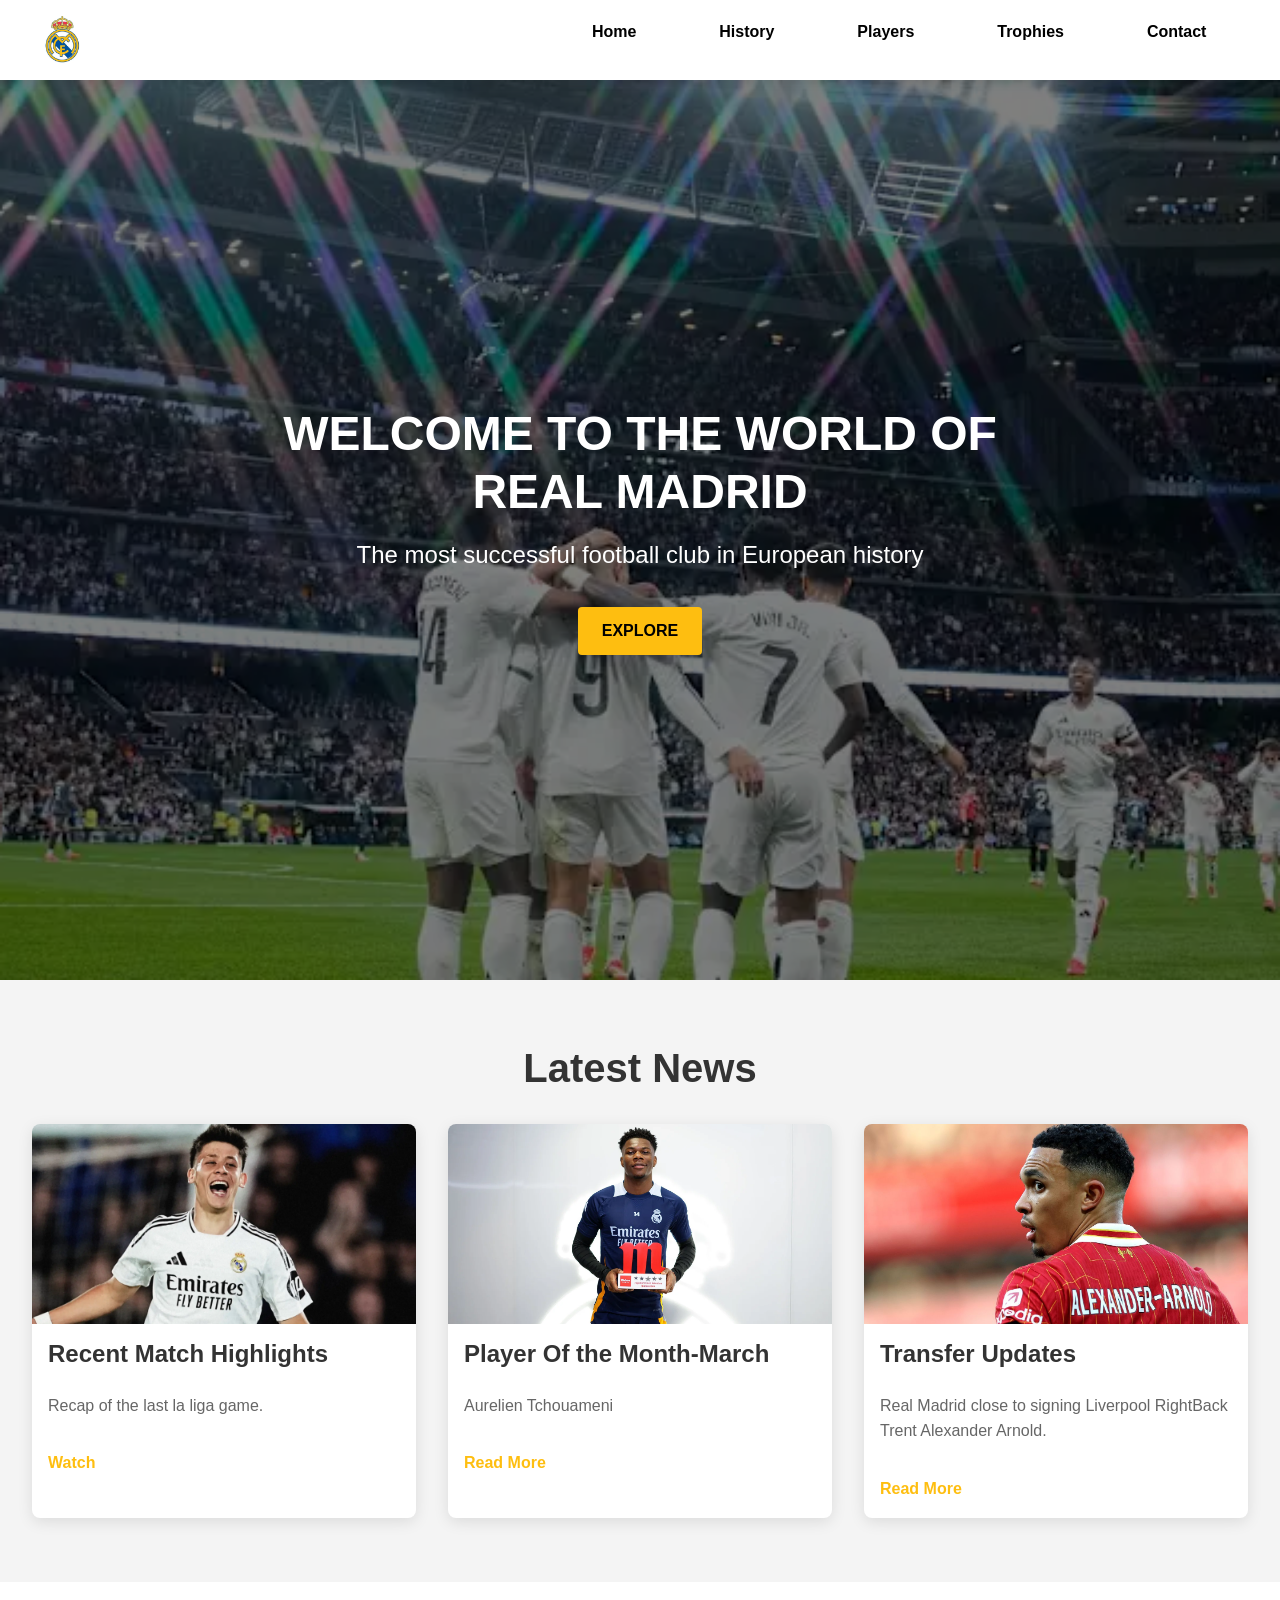
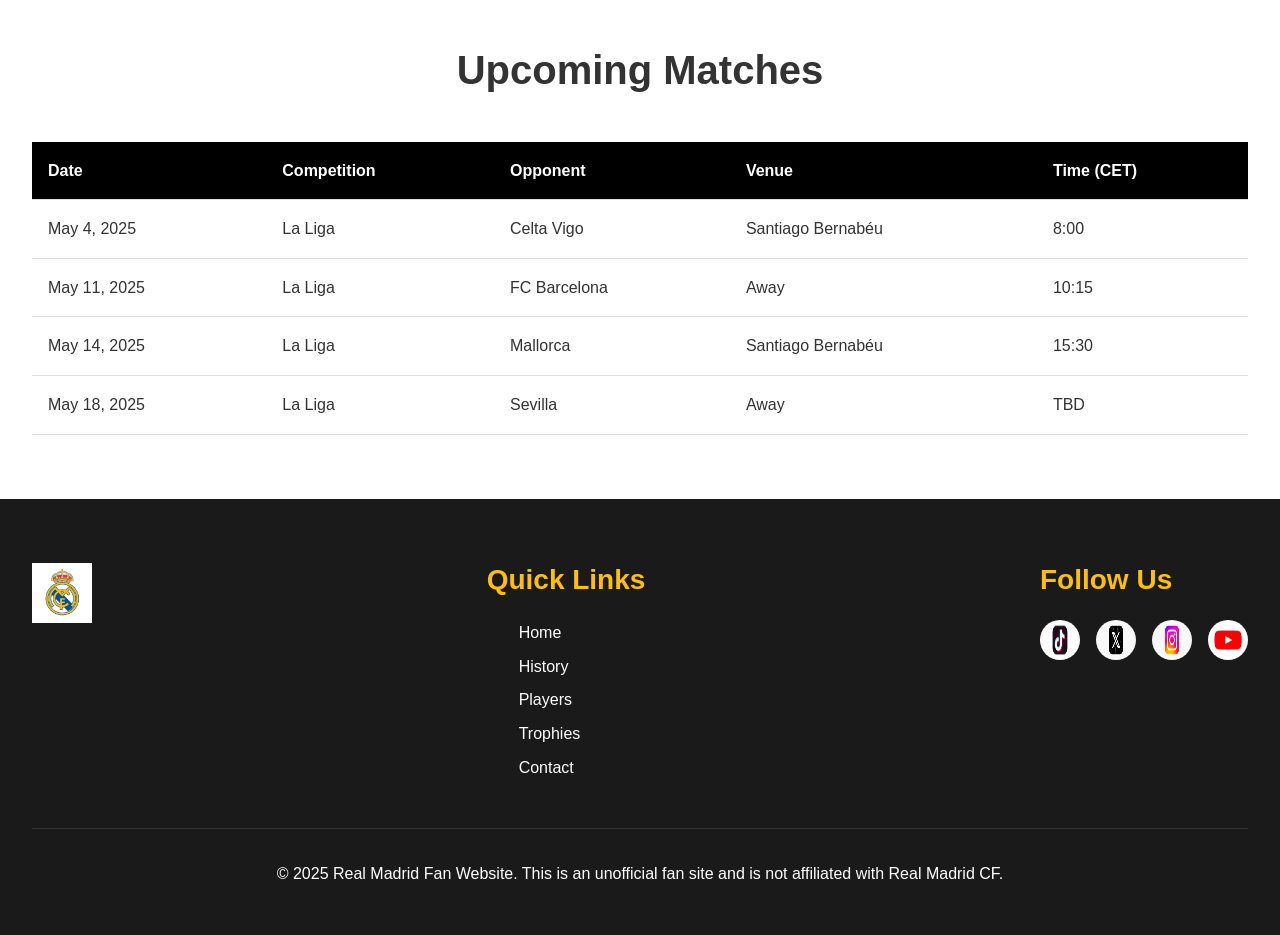
<file: index.html>
<!DOCTYPE html>
<html lang="en">
<head>
    <meta charset="UTF-8">
    <meta name="viewport" content="width=device-width, initial-scale=1.0">
    <title>Real Madrid CF - Home</title>
    <link rel="stylesheet" href="https://cdn.jsdelivr.net/npm/bootstrap@5.3.0/dist/css/bootstrap.min.css">
    <link rel="stylesheet" href="styles.css">
    <link rel="stylesheet" href="responsive.css">
</head>
<body>
    <header>
        <nav class="navbar">
            <div class="logo">
                <img src="images/1.webp" alt="Real Madrid Logo">
            </div>
            <ul class="nav-links">
                <li><a href="index.html">Home</a></li>
                <li><a href="history.html">History</a></li>
                <li><a href="players.html">Players</a></li>
                <li><a href="trophies.html">Trophies</a></li>
                <li><a href="contact.html">Contact</a></li>
            </ul>
            <div class="burger">
                <div class="line1"></div>
                <div class="line2"></div>
                <div class="line3"></div>
            </div>
        </nav>
    </header>

    <main>
        <section class="hero">
            <div class="hero-content">
                <h1>Welcome to the World of Real Madrid</h1>
                <p>The most successful football club in European history</p>
                <a href="history.html" class="btn">Explore</a>
            </div>
        </section>

        <section class="featured">
            <h2>Latest News</h2>
            <div class="featured-container">
                <div class="featured-card">
                    <img src="images/8.jpg.webp" alt="Latest Match">
                    <h3>Recent Match Highlights</h3>
                    <p>Recap of the last la liga game.</p>
                    <a href="https://www.youtube.com/watch?v=XinoY2LDdA0" target = "_blank" class="read-more">Watch</a>
                </div>
                <div class="featured-card">
                    <img src="images/7.webp" alt="Player Spotlight">
                    <h3>Player Of the Month-March</h3>
                    <p>Aurelien Tchouameni </p>
                    <a href="https://www.realmadrid.com/en-US/news/football/first-team/latest-news/tchouameni-jugador-cinco-estrellas-mahou-de-marzo-22-04-2025" target = "_blank" class="read-more">Read More</a>
                </div>
                <div class="featured-card">
                    <img src="images/9.jpg" alt="Transfer News">
                    <h3>Transfer Updates</h3>
                    <p>Real Madrid close to signing Liverpool RightBack Trent Alexander Arnold.</p>
                    <a href="https://www.espn.com/soccer/story/_/id/44502260/trent-alexander-arnold-real-madrid-steve-mcmanaman-advice-liverpool-star" target = "_blank"  class="read-more">Read More</a>
                </div>
            </div>
        </section>

        <section class="upcoming-matches">
            <h2>Upcoming Matches</h2>
            <div class="table-responsive">
                <table class="matches-table">
                    <thead>
                        <tr>
                            <th>Date</th>
                            <th>Competition</th>
                            <th>Opponent</th>
                            <th>Venue</th>
                            <th>Time (CET)</th>
                        </tr>
                    </thead>
                    <tbody>
                      
                        <tr>
                            <td>May 4, 2025</td>
                            <td>La Liga</td>
                            <td>Celta Vigo</td>
                            <td>Santiago Bernabéu</td>
                            <td>8:00</td>
                        </tr>
                        <tr>
                            <td>May 11, 2025</td>
                            <td>La Liga</td>
                            <td>FC Barcelona</td>
                            <td>Away</td>
                            <td>10:15</td>
                        </tr>
                        <tr>
                            <td>May 14, 2025</td>
                            <td>La Liga</td>
                            <td>Mallorca</td>
                            <td>Santiago Bernabéu</td>
                            <td>15:30</td>
                        </tr>
                        <tr>
                            <td>May 18, 2025</td>
                            <td>La Liga</td>
                            <td>Sevilla</td>
                            <td>Away</td>
                            <td>TBD</td>
                        </tr>
                    </tbody>
                </table>
            </div>
        </section>

    </main>

    <footer>
        <div class="footer-content">
            <div class="footer-logo">
                <img src="images/1.webp" alt="Real Madrid Logo">
            </div>
            <div class="footer-links">
                <h3>Quick Links</h3>
                <ul>
                    <li><a href="index.html">Home</a></li>
                    <li><a href="history.html">History</a></li>
                    <li><a href="players.html">Players</a></li>
                    <li><a href="trophies.html">Trophies</a></li>
                    <li><a href="contact.html">Contact</a></li>
                </ul>
            </div>
            <div class="footer-social">
                <h3>Follow Us</h3>
                <div class="social-icons">
                    <a href="https://www.tiktok.com/@realmadrid?lang=en" target="_blank" rel="noopener noreferrer">
                        <img src="images/6.webp" class="social-icon" alt="TikTok">
                    </a>
                    <a href="https://x.com/realmadriden?ref_src=twsrc%5Egoogle%7Ctwcamp%5Eserp%7Ctwgr%5Eauthor" target="_blank" rel="noopener noreferrer">
                        <img src="images/4.png" class="social-icon" alt="Twitter">
                    </a>
                    <a href="https://www.instagram.com/realmadrid/?hl=en" target="_blank" rel="noopener noreferrer">
                        <img src="images/3.png" class="social-icon" alt="Instagram">
                    </a>
                    <a href="https://www.youtube.com/realmadrid" target="_blank" rel="noopener noreferrer">
                        <img src="images/5.jpg" class="social-icon" alt="YouTube">
                    </a>
                </div>
            </div>
            
        </div>
        <div class="footer-bottom">
            <p>&copy; 2025 Real Madrid Fan Website. This is an unofficial fan site and is not affiliated with Real Madrid CF.</p>
        </div>
    </footer>

    <link rel="stylesheet" href="https://cdnjs.cloudflare.com/ajax/libs/font-awesome/6.5.0/css/all.min.css" integrity="sha512-..." crossorigin="anonymous" referrerpolicy="no-referrer" />
    <script src="https://cdn.jsdelivr.net/npm/bootstrap@5.3.0/dist/js/bootstrap.bundle.min.js"></script>
    <script src="script.js"></script>
</body>
</html>
</file>
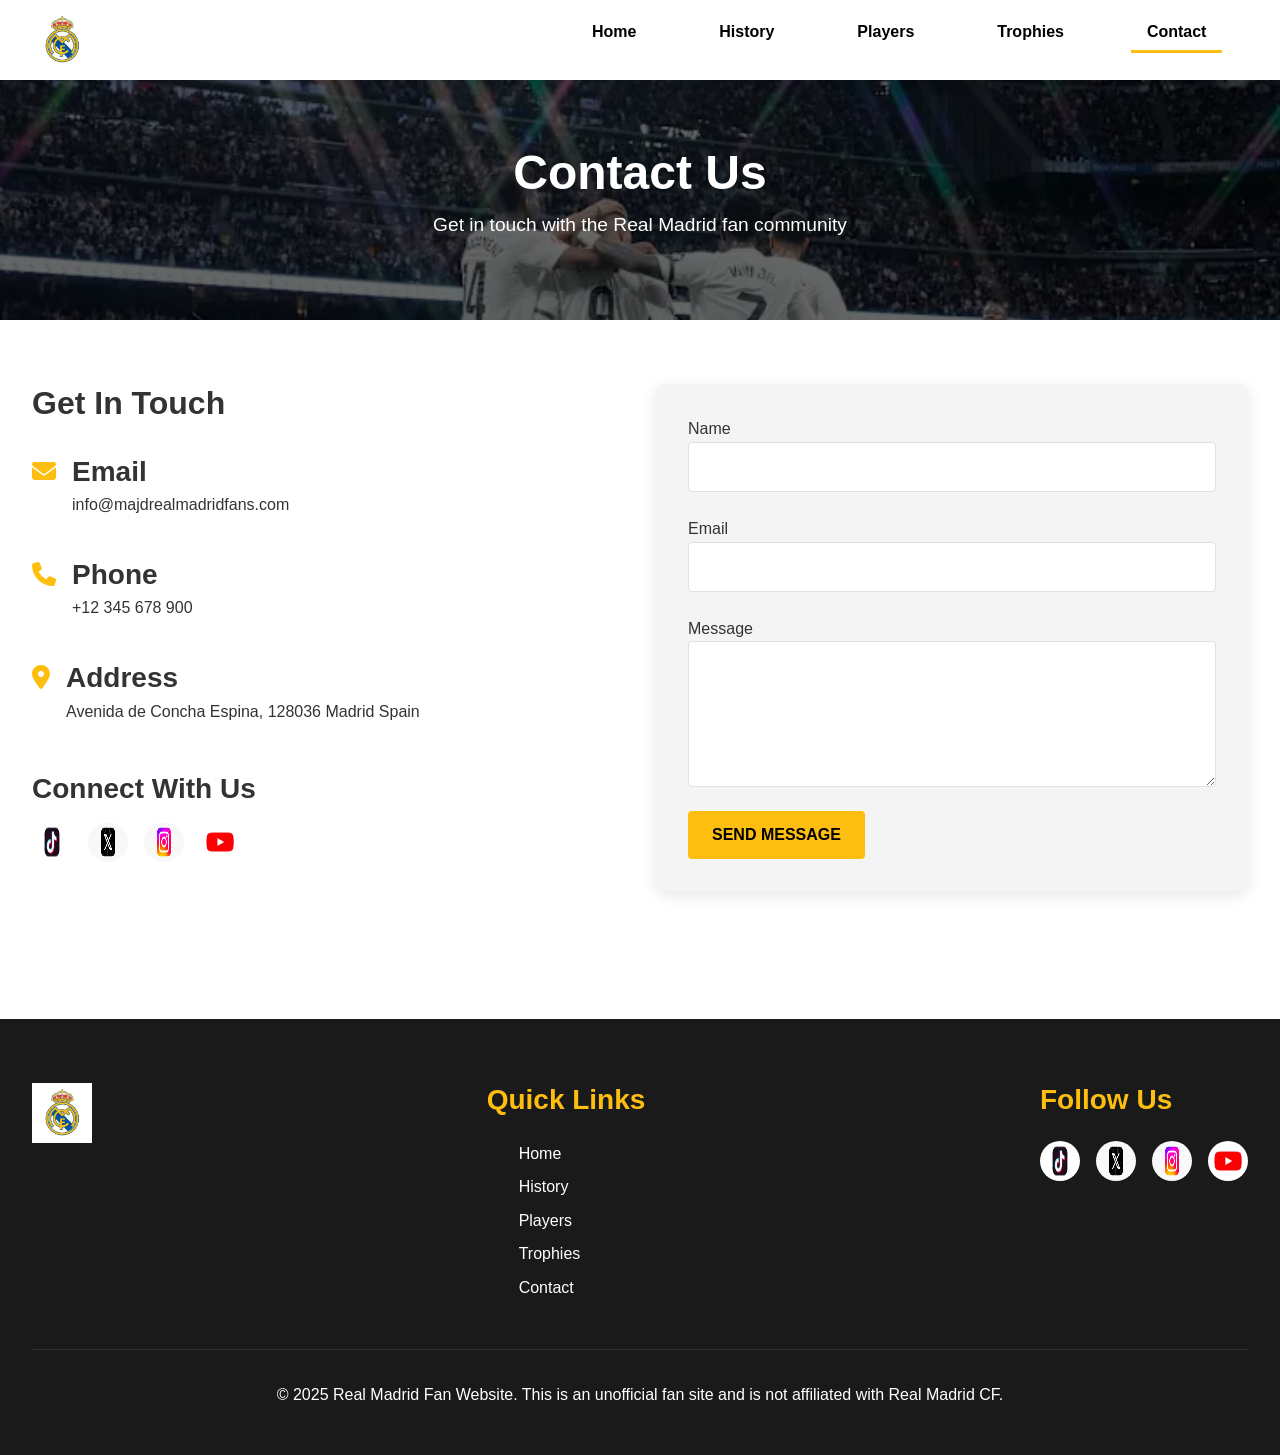
<file: contact.html>
<!DOCTYPE html>
<html lang="en">
<head>
  <meta charset="UTF-8" />
  <meta name="viewport" content="width=device-width, initial-scale=1.0"/>
  <title>Real Madrid CF - Contact Us</title>
  <link rel="stylesheet" href="https://cdn.jsdelivr.net/npm/bootstrap@5.3.0/dist/css/bootstrap.min.css" />
  <link rel="stylesheet" href="styles.css" />
  <link rel="stylesheet" href="responsive.css" />
</head>
<body>
  <header>
    <nav class="navbar">
      <div class="logo">
        <img src="images/1.webp" alt="Real Madrid Logo" />
      </div>
      <ul class="nav-links">
        <li><a href="index.html">Home</a></li>
        <li><a href="history.html">History</a></li>
        <li><a href="players.html">Players</a></li>
        <li><a href="trophies.html">Trophies</a></li>
        <li><a href="contact.html" class="active">Contact</a></li>
      </ul>
      <div class="burger">
        <div class="line1"></div>
        <div class="line2"></div>
        <div class="line3"></div>
      </div>
    </nav>
  </header>

  <main>
    <section class="page-banner contact-banner">
      <h1>Contact Us</h1>
      <p>Get in touch with the Real Madrid fan community</p>
    </section>

    <section class="contact-container">
      <div class="contact-info">
        <h2>Get In Touch</h2>

        <div class="contact-details">
          <div class="contact-item">
            <i class="fas fa-envelope"></i>
            <div class="contact-text">
              <h3>Email</h3>
              <p>info@majdrealmadridfans.com</p>
            </div>
          </div>
          <div class="contact-item">
            <i class="fas fa-phone"></i>
            <div class="contact-text">
              <h3>Phone</h3>
              <p>+12 345 678 900</p>
            </div>
          </div>
          <div class="contact-item">
            <i class="fas fa-map-marker-alt"></i>
            <div class="contact-text">
              <h3>Address</h3>
              <p>Avenida de Concha Espina, 128036 Madrid Spain</p>
            </div>
          </div>
        </div>

        <div class="social-connect">
          <h3>Connect With Us</h3>
          <div class="social-icons">
            <a href="https://www.tiktok.com/@realmadrid?lang=en" target="_blank" rel="noopener noreferrer">
              <img src="images/6.webp" class="social-icon" alt="TikTok" />
            </a>
            <a href="https://x.com/realmadriden?ref_src=twsrc%5Egoogle%7Ctwcamp%5Eserp%7Ctwgr%5Eauthor" target="_blank" rel="noopener noreferrer">
              <img src="images/4.png" class="social-icon" alt="Twitter" />
            </a>
            <a href="https://www.instagram.com/realmadrid/?hl=en" target="_blank" rel="noopener noreferrer">
              <img src="images/3.png" class="social-icon" alt="Instagram" />
            </a>
            <a href="https://www.youtube.com/realmadrid" target="_blank" rel="noopener noreferrer">
              <img src="images/5.jpg" class="social-icon" alt="YouTube" />
            </a>
          </div>
        </div>
      </div>

      <div class="contact-form-container">

        <div id="form-message" class="alert alert-success d-none" role="alert">
          Thank you for contacting us! We'll get back to you shortly.
        </div>

        <form id="contact-form" class="contact-form">
          <div class="form-group">
            <label for="name">Name</label>
            <input type="text" id="name" name="name" class="form-control" required />
          </div>
          <div class="form-group">
            <label for="email">Email</label>
            <input type="email" id="email" name="email" class="form-control" required />
          </div>
          <div class="form-group">
            <label for="message">Message</label>
            <textarea id="message" name="message" class="form-control" rows="5" required></textarea>
          </div>

          <button type="submit" class="btn btn-primary">Send Message</button>
        </form>
      </div>
    </section>
  </main>

  <footer>
    <div class="footer-content">
      <div class="footer-logo">
        <img src="images/1.webp" alt="Real Madrid Logo" />
      </div>
      <div class="footer-links">
        <h3>Quick Links</h3>
        <ul>
          <li><a href="index.html">Home</a></li>
          <li><a href="history.html">History</a></li>
          <li><a href="players.html">Players</a></li>
          <li><a href="trophies.html">Trophies</a></li>
          <li><a href="contact.html">Contact</a></li>
        </ul>
      </div>
      <div class="footer-social">
        <h3>Follow Us</h3>
        <div class="social-icons">
          <a href="https://www.tiktok.com/@realmadrid?lang=en" target="_blank" rel="noopener noreferrer">
            <img src="images/6.webp" class="social-icon" alt="TikTok" />
          </a>
          <a href="https://x.com/realmadriden?ref_src=twsrc%5Egoogle%7Ctwcamp%5Eserp%7Ctwgr%5Eauthor" target="_blank" rel="noopener noreferrer">
            <img src="images/4.png" class="social-icon" alt="Twitter" />
          </a>
          <a href="https://www.instagram.com/realmadrid/?hl=en" target="_blank" rel="noopener noreferrer">
            <img src="images/3.png" class="social-icon" alt="Instagram" />
          </a>
          <a href="https://www.youtube.com/realmadrid" target="_blank" rel="noopener noreferrer">
            <img src="images/5.jpg" class="social-icon" alt="YouTube" />
          </a>
        </div>
      </div>
    </div>
    <div class="footer-bottom">
      <p>&copy; 2025 Real Madrid Fan Website. This is an unofficial fan site and is not affiliated with Real Madrid CF.</p>
    </div>
  </footer>

  
  <link rel="stylesheet" href="https://cdnjs.cloudflare.com/ajax/libs/font-awesome/6.5.0/css/all.min.css" integrity="sha512-..." crossorigin="anonymous" referrerpolicy="no-referrer" />
  <script src="https://cdn.jsdelivr.net/npm/bootstrap@5.3.0/dist/js/bootstrap.bundle.min.js"></script>
  <script src="script.js"></script>
</file>
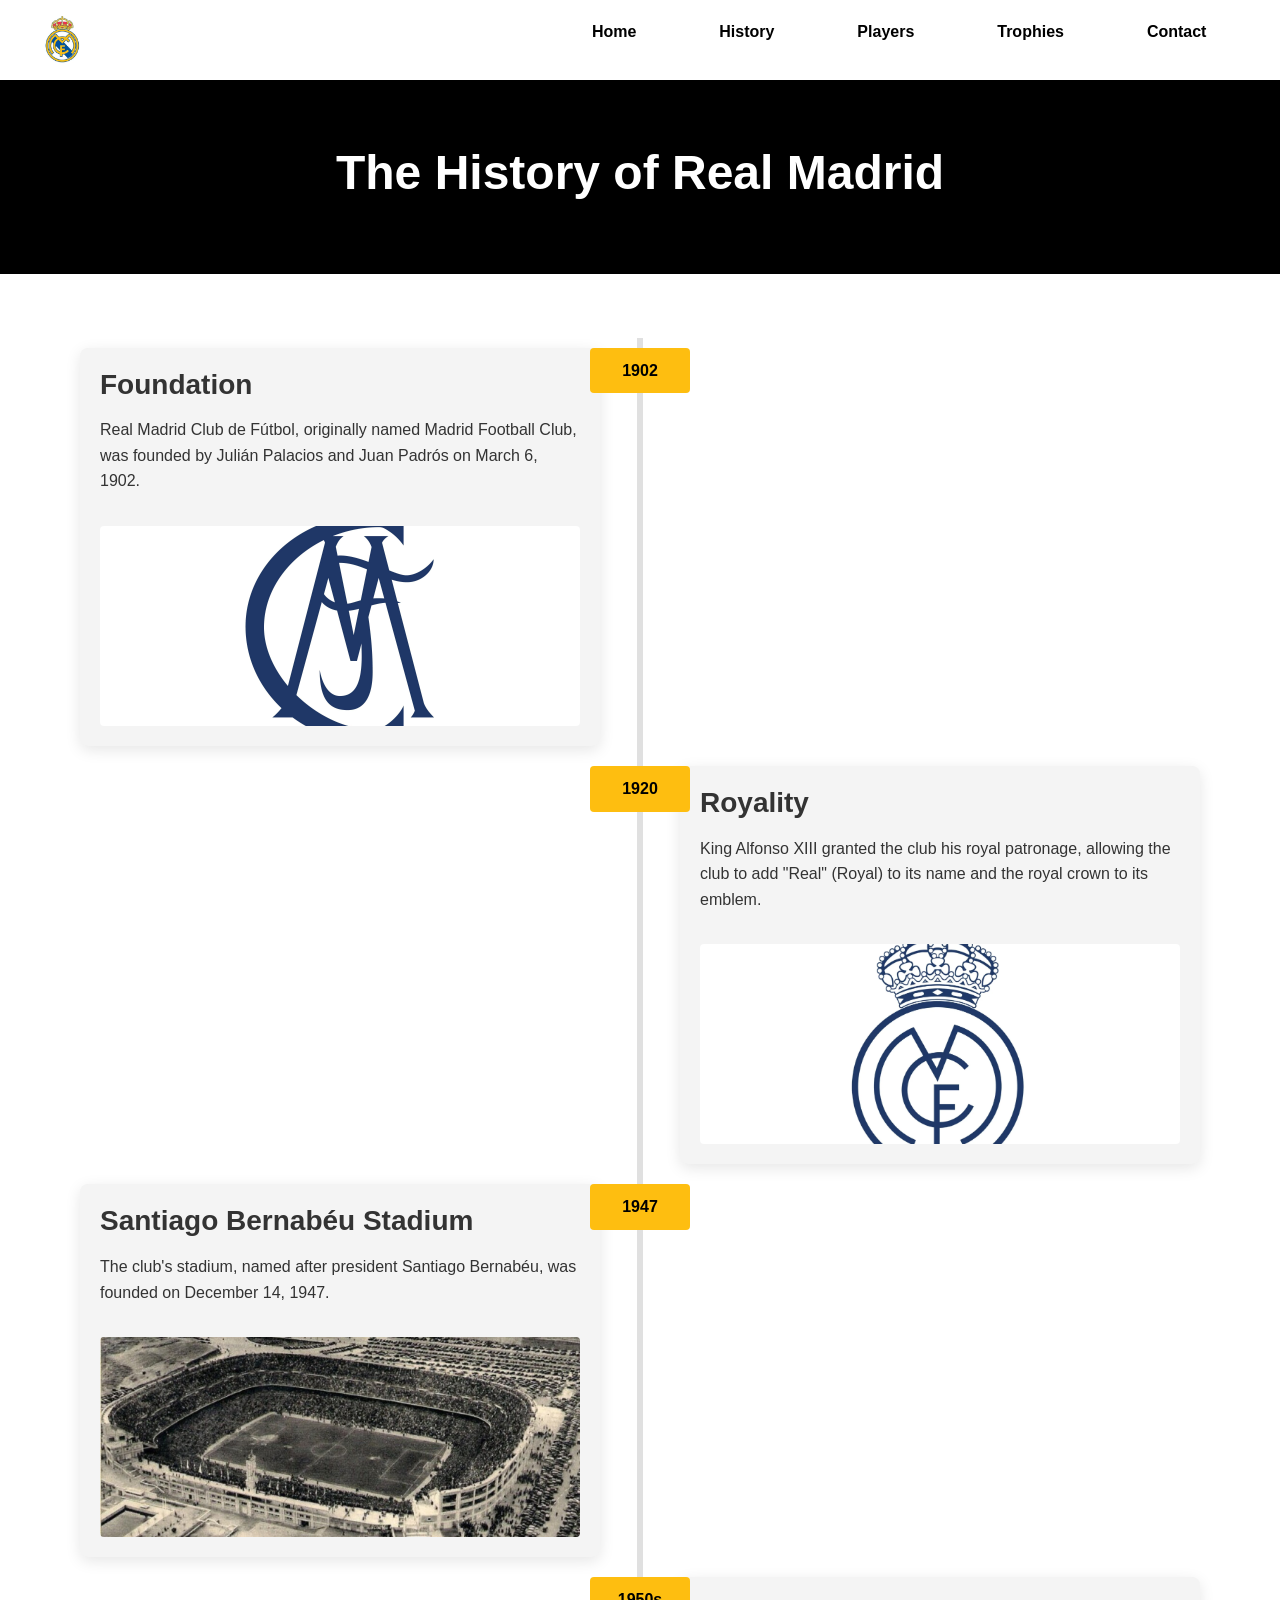
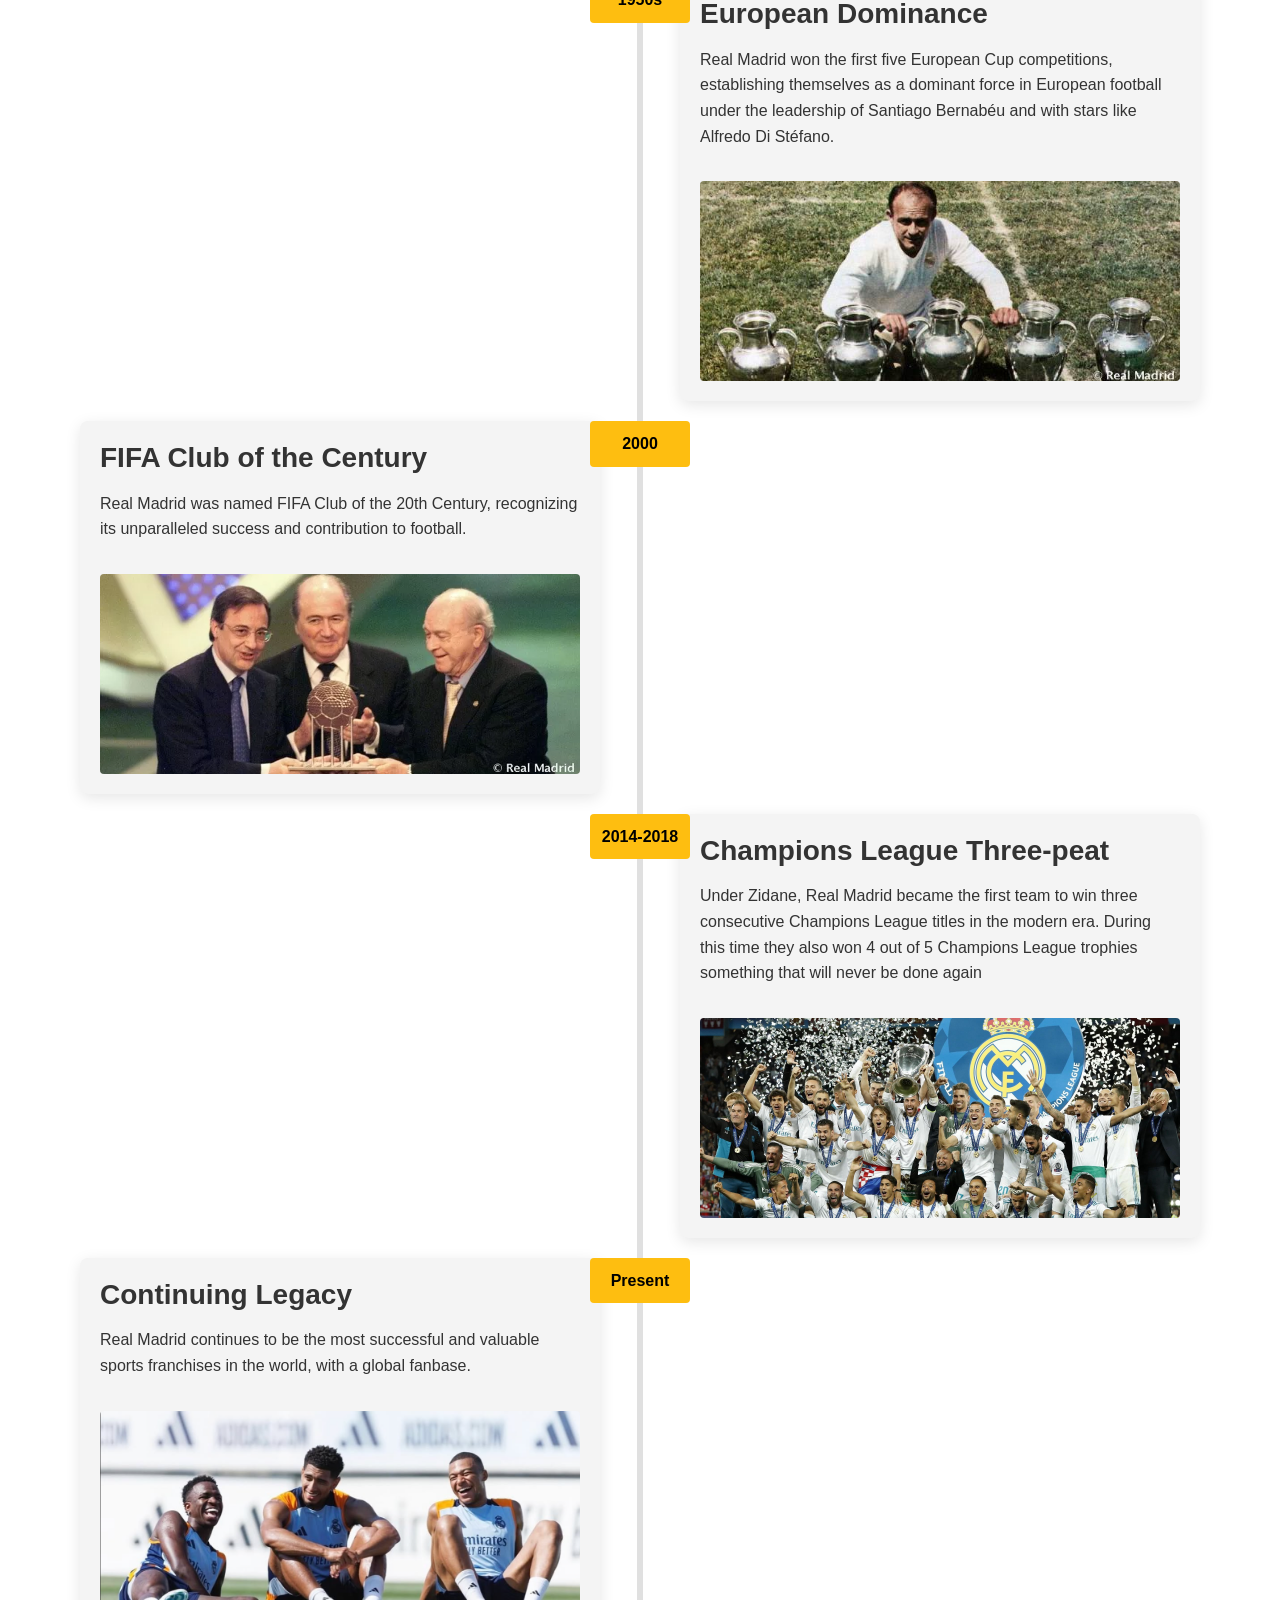
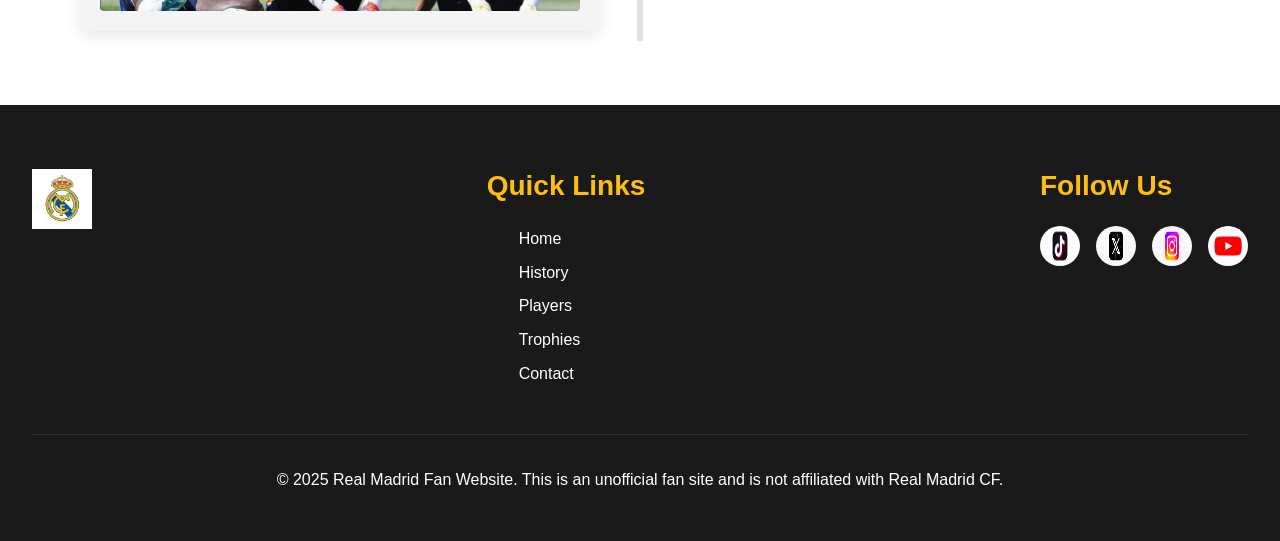
<file: history.html>
<!DOCTYPE html>
<html lang="en">
<head>
    <meta charset="UTF-8">
    <meta name="viewport" content="width=device-width, initial-scale=1.0">
    <title>Real Madrid CF - History</title>
    <link rel="stylesheet" href="https://cdn.jsdelivr.net/npm/bootstrap@5.3.0/dist/css/bootstrap.min.css">
    <link rel="stylesheet" href="styles.css">
    <link rel="stylesheet" href="responsive.css">
</head>
<body>
    <header>
        <nav class="navbar">
            <div class="logo">
                <img src="images/1.webp" alt="Real Madrid Logo">
            </div>
            <ul class="nav-links">
                <li><a href="index.html">Home</a></li>
                <li><a href="history.html">History</a></li>
                <li><a href="players.html">Players</a></li>
                <li><a href="trophies.html">Trophies</a></li>
                <li><a href="contact.html">Contact</a></li>
            </ul>
            <div class="burger">
                <div class="line1"></div>
                <div class="line2"></div>
                <div class="line3"></div>
            </div>
        </nav>
    </header>

    <main>
        <section class="page-banner">
            <h1>The History of Real Madrid</h1>
        </section>

        <section class="history-timeline">
            <div class="timeline-container">
                <div class="timeline-item">
                    <div class="timeline-date">1902</div>
                    <div class="timeline-content">
                        <h3>Foundation</h3>
                        <p>Real Madrid Club de Fútbol, originally named Madrid Football Club, was founded by Julián Palacios and Juan Padrós on March 6, 1902.</p>
                        <img src="images/10.jpg" alt="Real Madrid Foundation" class="timeline-image">
                    </div>
                </div>

                <div class="timeline-item">
                    <div class="timeline-date">1920</div>
                    <div class="timeline-content">
                        <h3>Royality</h3>
                        <p>King Alfonso XIII granted the club his royal patronage, allowing the club to add "Real" (Royal) to its name and the royal crown to its emblem.</p>
                        <img src="images/11.png" alt="Royal Patronage" class="timeline-image">
                    </div>
                </div>

                <div class="timeline-item">
                    <div class="timeline-date">1947</div>
                    <div class="timeline-content">
                        <h3>Santiago Bernabéu Stadium</h3>
                        <p>The club's stadium, named after president Santiago Bernabéu, was founded on December 14, 1947.</p>
                        <img src="images/12.jpg" alt="Old Santiago Bernabéu Stadium" class="timeline-image">
                    </div>
                </div>

                <div class="timeline-item">
                    <div class="timeline-date">1950s</div>
                    <div class="timeline-content">
                        <h3>European Dominance</h3>
                        <p>Real Madrid won the first five European Cup competitions, establishing themselves as a dominant force in European football under the leadership of Santiago Bernabéu and with stars like Alfredo Di Stéfano.</p>
                        <img src="images/13.jpg" alt="European Dominance" class="timeline-image">
                    </div>
                </div>


                <div class="timeline-item">
                    <div class="timeline-date">2000</div>
                    <div class="timeline-content">
                        <h3>FIFA Club of the Century</h3>
                        <p>Real Madrid was named FIFA Club of the 20th Century, recognizing its unparalleled success and contribution to football.</p>
                        <img src="images/14.jpg.webp" alt="FIFA Club of the Century" class="timeline-image">
                    </div>
                </div>

                <div class="timeline-item">
                    <div class="timeline-date">2014-2018</div>
                    <div class="timeline-content">
                        <h3>Champions League Three-peat</h3>
                        <p>Under Zidane, Real Madrid became the first team to win three consecutive Champions League titles in the modern era. During this time they also won 4 out of 5 Champions League trophies something that will never be done again</p>
                        <img src="images/15.jpg" alt="Champions League Three-peat" class="timeline-image">
                    </div>
                </div>

                <div class="timeline-item">
                    <div class="timeline-date">Present</div>
                    <div class="timeline-content">
                        <h3>Continuing Legacy</h3>
                        <p>Real Madrid continues to be the most successful and valuable sports franchises in the world, with a global fanbase.</p>
                        <img src="images/16.png" alt="Modern Real Madrid" class="timeline-image">
                    </div>
                </div>
            </div>
        </section>

    <footer>
        <div class="footer-content">
            <div class="footer-logo">
                <img src="images/1.webp" alt="Real Madrid Logo">
            </div>
            <div class="footer-links">
                <h3>Quick Links</h3>
                <ul>
                    <li><a href="index.html">Home</a></li>
                    <li><a href="history.html">History</a></li>
                    <li><a href="players.html">Players</a></li>
                    <li><a href="trophies.html">Trophies</a></li>
                    <li><a href="contact.html">Contact</a></li>
                </ul>
            </div>
            <div class="footer-social">
                <h3>Follow Us</h3>
                <div class="social-icons">
                    <a href="https://www.tiktok.com/@realmadrid?lang=en" target="_blank" rel="noopener noreferrer">
                        <img src="images/6.webp" class="social-icon" alt="TikTok">
                    </a>
                    <a href="https://x.com/realmadriden?ref_src=twsrc%5Egoogle%7Ctwcamp%5Eserp%7Ctwgr%5Eauthor" target="_blank" rel="noopener noreferrer">
                        <img src="images/4.png" class="social-icon" alt="Twitter">
                    </a>
                    <a href="https://www.instagram.com/realmadrid/?hl=en" target="_blank" rel="noopener noreferrer">
                        <img src="images/3.png" class="social-icon" alt="Instagram">
                    </a>
                    <a href="https://www.youtube.com/realmadrid" target="_blank" rel="noopener noreferrer">
                        <img src="images/5.jpg" class="social-icon" alt="YouTube">
                    </a>
                </div>
            </div>
            </div>
        </div>
        <div class="footer-bottom">
            <p>&copy; 2025 Real Madrid Fan Website. This is an unofficial fan site and is not affiliated with Real Madrid CF.</p>
        </div>
    </footer>

    <link rel="stylesheet" href="https://cdnjs.cloudflare.com/ajax/libs/font-awesome/6.5.0/css/all.min.css" integrity="sha512-..." crossorigin="anonymous" referrerpolicy="no-referrer" />
    <script src="https://cdn.jsdelivr.net/npm/bootstrap@5.3.0/dist/js/bootstrap.bundle.min.js"></script>
    <script src="script.js"></script>
</body>
</html>
</file>
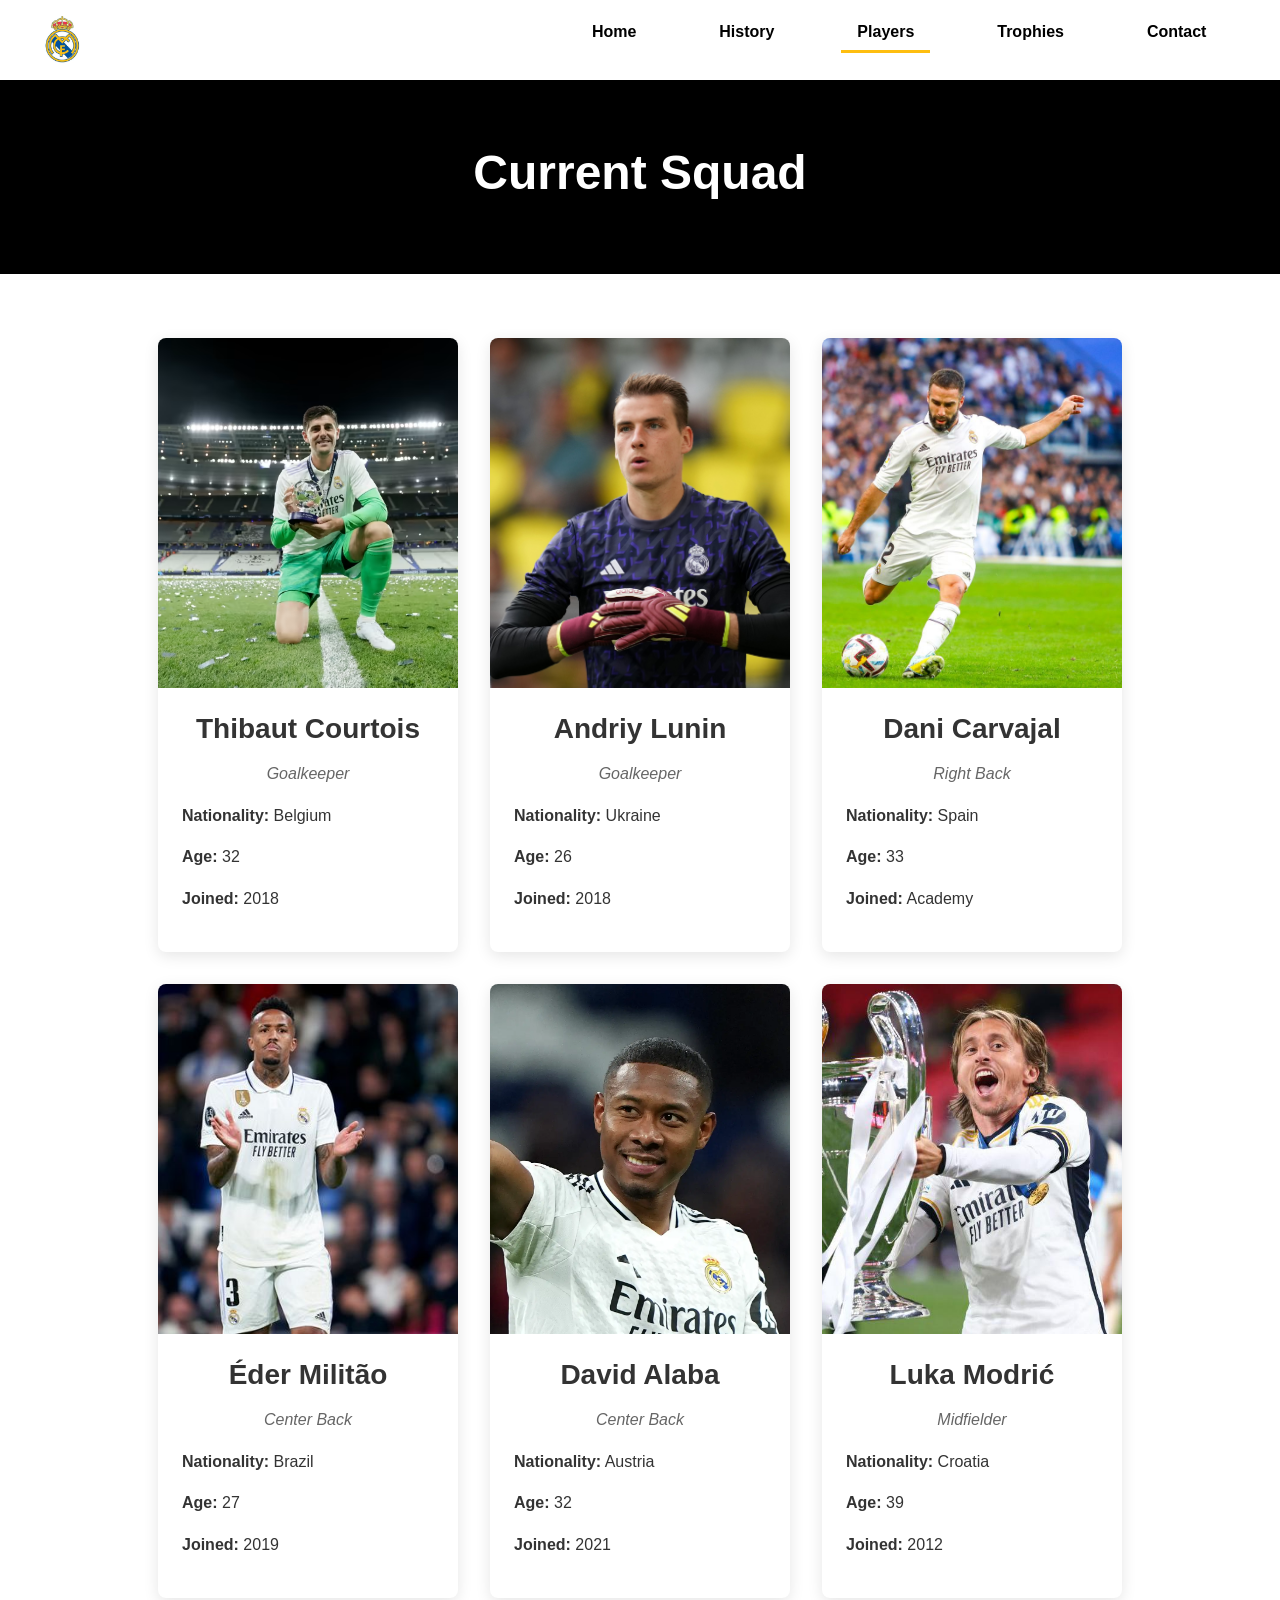
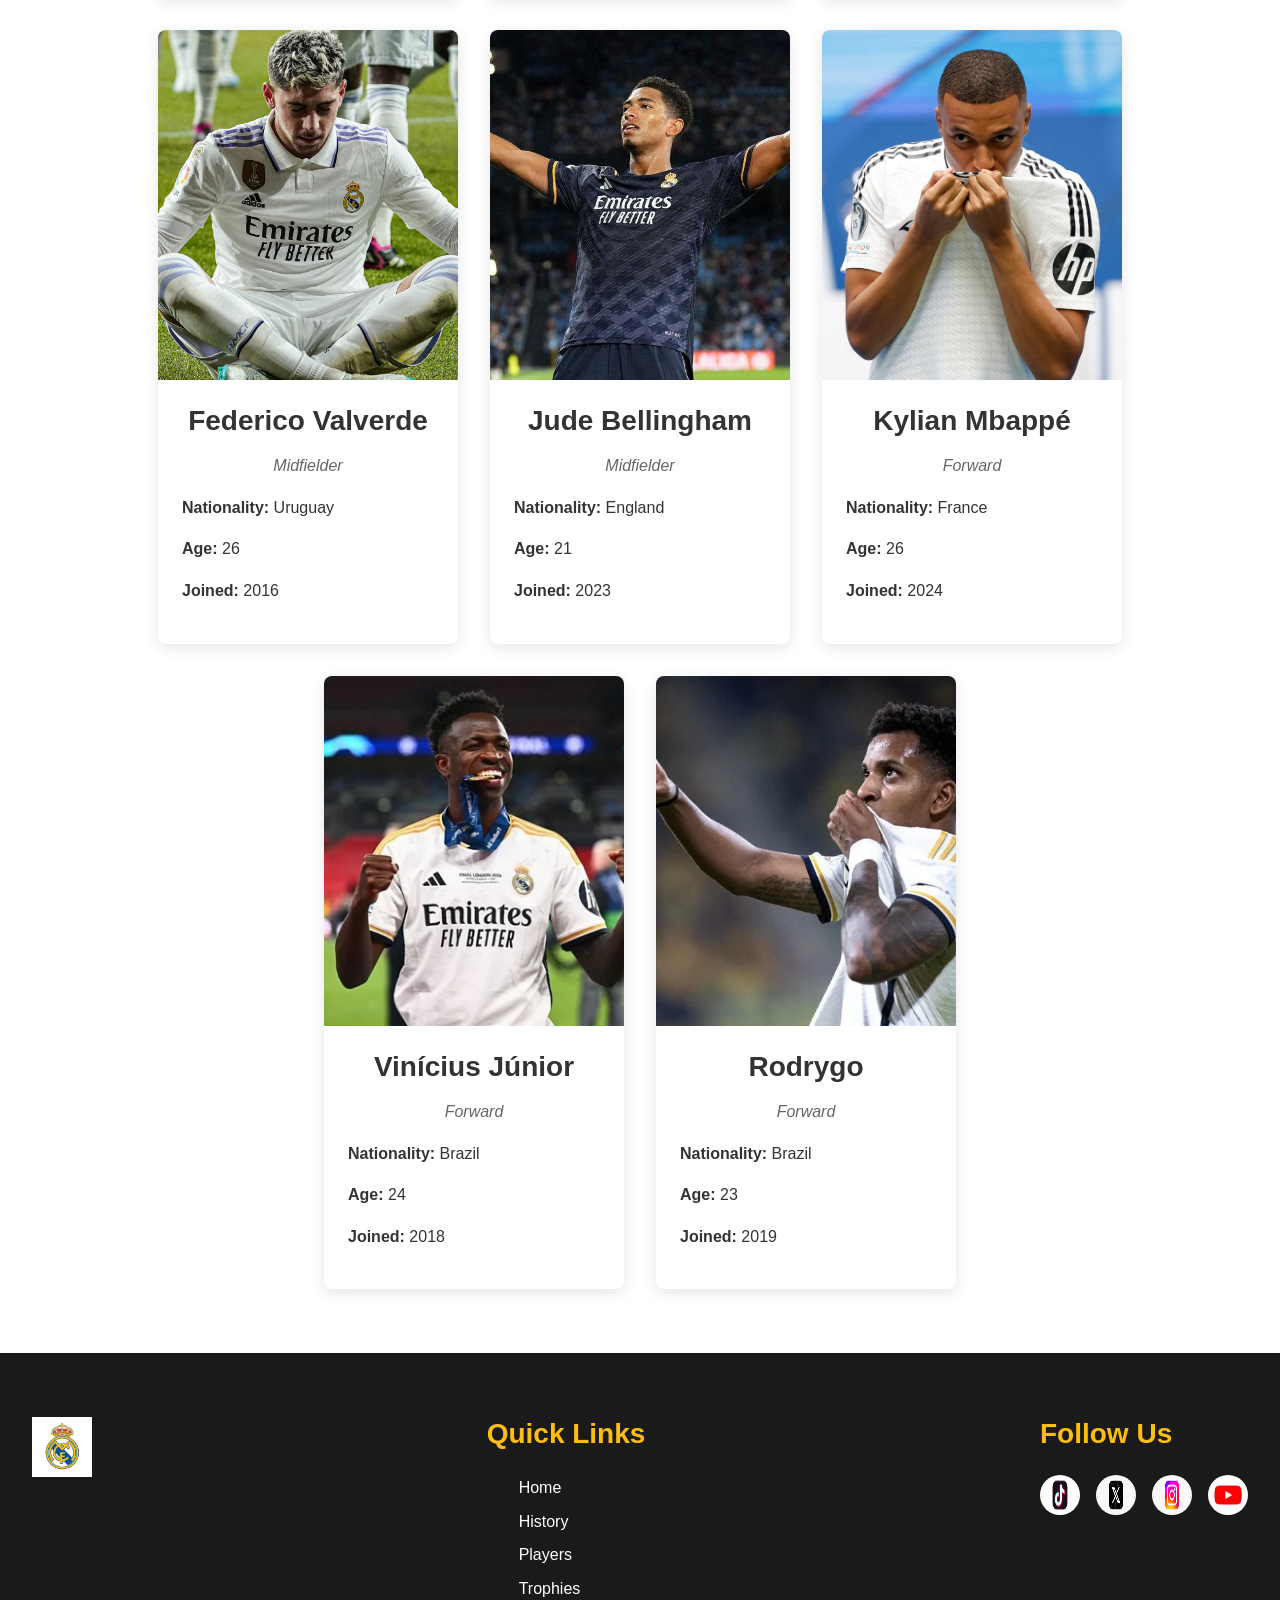
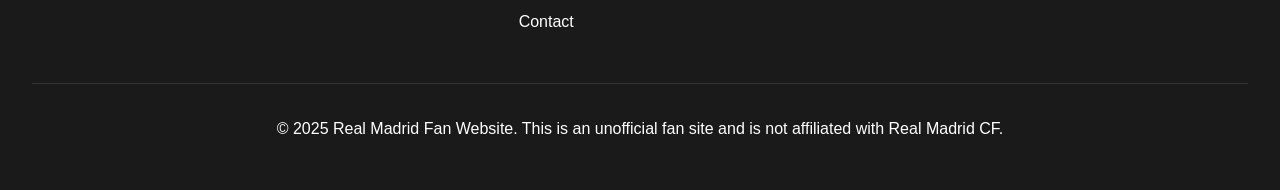
<file: players.html>
<!DOCTYPE html>
<html lang="en">
<head>
    <meta charset="UTF-8">
    <meta name="viewport" content="width=device-width, initial-scale=1.0">
    <title>Real Madrid CF - Players</title>
    <link rel="stylesheet" href="https://cdn.jsdelivr.net/npm/bootstrap@5.3.0/dist/css/bootstrap.min.css">
    <link rel="stylesheet" href="styles.css">
    <link rel="stylesheet" href="responsive.css">
</head>
<body>
    <header>
        <nav class="navbar">
            <div class="logo">
                <img src="images/1.webp" alt="Real Madrid Logo">
            </div>
            <ul class="nav-links">
                <li><a href="index.html">Home</a></li>
                <li><a href="history.html">History</a></li>
                <li><a href="players.html" class="active">Players</a></li>
                <li><a href="trophies.html">Trophies</a></li>
                <li><a href="contact.html">Contact</a></li>
            </ul>
            <div class="burger">
                <div class="line1"></div>
                <div class="line2"></div>
                <div class="line3"></div>
            </div>
        </nav>
    </header>

    <main>
        <section class="page-banner">
            <h1>Current Squad</h1>
        </section>

        <section class="squad-container">
            <!-- Goalkeepers -->
            <div class="player-card goalkeepers">
                <div class="player-image">
                    <img src="images/c.avif" alt="Thibaut Courtois">
                </div>
                <div class="player-info">
                    <h3>Thibaut Courtois</h3>
                    <p class="player-number">1</p>
                    <p class="player-position">Goalkeeper</p>
                    <div class="player-details">
                        <p><strong>Nationality:</strong> Belgium</p>
                        <p><strong>Age:</strong> 32</p>
                        <p><strong>Joined:</strong> 2018</p>
                    </div>
                </div>
            </div>

            <div class="player-card goalkeepers">
                <div class="player-image">
                    <img src="images/lunin.jpg" alt="Andriy Lunin">
                </div>
                <div class="player-info">
                    <h3>Andriy Lunin</h3>
                    <p class="player-number">13</p>
                    <p class="player-position">Goalkeeper</p>
                    <div class="player-details">
                        <p><strong>Nationality:</strong> Ukraine</p>
                        <p><strong>Age:</strong> 26</p>
                        <p><strong>Joined:</strong> 2018</p>
                    </div>

                </div>
            </div>

            <!-- Defenders -->
            <div class="player-card defenders">
                <div class="player-image">
                    <img src="images/carva.jpg" alt="Dani Carvajal">
                </div>
                <div class="player-info">
                    <h3>Dani Carvajal</h3>
                    <p class="player-number">2</p>
                    <p class="player-position">Right Back</p>
                    <div class="player-details">
                        <p><strong>Nationality:</strong> Spain</p>
                        <p><strong>Age:</strong> 33</p>
                        <p><strong>Joined:</strong> Academy</p>
                    </div>
                </div>
            </div>

            <div class="player-card defenders">
                <div class="player-image">
                    <img src="images/mili.jpg" alt="Éder Militão">
                </div>
                <div class="player-info">
                    <h3>Éder Militão</h3>
                    <p class="player-number">3</p>
                    <p class="player-position">Center Back</p>
                    <div class="player-details">
                        <p><strong>Nationality:</strong> Brazil</p>
                        <p><strong>Age:</strong> 27</p>
                        <p><strong>Joined:</strong> 2019</p>
                    </div>
                </div>
            </div>

            <div class="player-card defenders">
                <div class="player-image">
                    <img src="images/alaba.jpg.webp" alt="David Alaba">
                </div>
                <div class="player-info">
                    <h3>David Alaba</h3>
                    <p class="player-number">4</p>
                    <p class="player-position">Center Back</p>
                    <div class="player-details">
                        <p><strong>Nationality:</strong> Austria</p>
                        <p><strong>Age:</strong> 32</p>
                        <p><strong>Joined:</strong> 2021</p>
                    </div>
                </div>
            </div>

            <!-- Midfielders -->
            <div class="player-card midfielders">
                <div class="player-image">
                    <img src="images/luka.jpg" alt="Luka Modrić">
                </div>
                <div class="player-info">
                    <h3>Luka Modrić</h3>
                    <p class="player-number">10</p>
                    <p class="player-position">Midfielder</p>
                    <div class="player-details">
                        <p><strong>Nationality:</strong> Croatia</p>
                        <p><strong>Age:</strong> 39</p>
                        <p><strong>Joined:</strong> 2012</p>
                    </div>
                </div>
            </div>

    

            <div class="player-card midfielders">
                <div class="player-image">
                    <img src="images/fede.png" alt="Federico Valverde">
                </div>
                <div class="player-info">
                    <h3>Federico Valverde</h3>
                    <p class="player-number">8</p>
                    <p class="player-position">Midfielder</p>
                    <div class="player-details">
                        <p><strong>Nationality:</strong> Uruguay</p>
                        <p><strong>Age:</strong> 26</p>
                        <p><strong>Joined:</strong> 2016</p>
                    </div>
                </div>
            </div>
            <div class="player-card midfielders">
                <div class="player-image">
                    <img src="images/jude.jpg" alt="Jude Bellingham">
                </div>
                <div class="player-info">
                    <h3>Jude Bellingham</h3>
                    <p class="player-number">5</p>
                    <p class="player-position">Midfielder</p>
                    <div class="player-details">
                        <p><strong>Nationality:</strong> England</p>
                        <p><strong>Age:</strong> 21</p>
                        <p><strong>Joined:</strong> 2023</p>
                    </div>
                </div>
            </div>

            <!-- Forwards -->
            <div class="player-card forwards">
                <div class="player-image">
                    <img src="images/mbappe.jpg" alt="Kylian Mbappé">
                </div>
                <div class="player-info">
                    <h3>Kylian Mbappé</h3>
                    <p class="player-number">9</p>
                    <p class="player-position">Forward</p>
                    <div class="player-details">
                        <p><strong>Nationality:</strong> France</p>
                        <p><strong>Age:</strong> 26</p>
                        <p><strong>Joined:</strong> 2024</p>
                    </div>
                </div>
            </div>

            <div class="player-card forwards">
                <div class="player-image">
                    <img src="images/vini.webp" alt="Vinícius Júnior">
                </div>
                <div class="player-info">
                    <h3>Vinícius Júnior</h3>
                    <p class="player-number">7</p>
                    <p class="player-position">Forward</p>
                    <div class="player-details">
                        <p><strong>Nationality:</strong> Brazil</p>
                        <p><strong>Age:</strong> 24</p>
                        <p><strong>Joined:</strong> 2018</p>
                    </div>
                </div>
            </div>

            <div class="player-card forwards">
                <div class="player-image">
                    <img src="images/rodry.webp" alt="Rodrygo">
                </div>
                <div class="player-info">
                    <h3>Rodrygo</h3>
                    <p class="player-number">11</p>
                    <p class="player-position">Forward</p>
                    <div class="player-details">
                        <p><strong>Nationality:</strong> Brazil</p>
                        <p><strong>Age:</strong> 23</p>
                        <p><strong>Joined:</strong> 2019</p>
                    </div>
                </div>
            </div>
        </section>

    </main>

    <footer>
        <div class="footer-content">
            <div class="footer-logo">
                <img src="images/1.webp" alt="Real Madrid Logo">
            </div>
            <div class="footer-links">
                <h3>Quick Links</h3>
                <ul>
                    <li><a href="index.html">Home</a></li>
                    <li><a href="history.html">History</a></li>
                    <li><a href="players.html">Players</a></li>
                    <li><a href="trophies.html">Trophies</a></li>
                    <li><a href="contact.html">Contact</a></li>
                </ul>
            </div>
            <div class="footer-social">
                <h3>Follow Us</h3>
                <div class="social-icons">
                    <a href="https://www.tiktok.com/@realmadrid?lang=en" target="_blank" rel="noopener noreferrer">
                        <img src="images/6.webp" class="social-icon" alt="TikTok">
                    </a>
                    <a href="https://x.com/realmadriden?ref_src=twsrc%5Egoogle%7Ctwcamp%5Eserp%7Ctwgr%5Eauthor" target="_blank" rel="noopener noreferrer">
                        <img src="images/4.png" class="social-icon" alt="Twitter">
                    </a>
                    <a href="https://www.instagram.com/realmadrid/?hl=en" target="_blank" rel="noopener noreferrer">
                        <img src="images/3.png" class="social-icon" alt="Instagram">
                    </a>
                    <a href="https://www.youtube.com/realmadrid" target="_blank" rel="noopener noreferrer">
                        <img src="images/5.jpg" class="social-icon" alt="YouTube">
                    </a>
                </div>
            </div>
        </div>
        <div class="footer-bottom">
            <p>&copy; 2025 Real Madrid Fan Website. This is an unofficial fan site and is not affiliated with Real Madrid CF.</p>
        </div>
    </footer>

    <link rel="stylesheet" href="https://cdnjs.cloudflare.com/ajax/libs/font-awesome/6.5.0/css/all.min.css" integrity="sha512-..." crossorigin="anonymous" referrerpolicy="no-referrer" />
    <script src="https://cdn.jsdelivr.net/npm/bootstrap@5.3.0/dist/js/bootstrap.bundle.min.js"></script>
    <script src="script.js"></script>
</body>
</html>
</file>
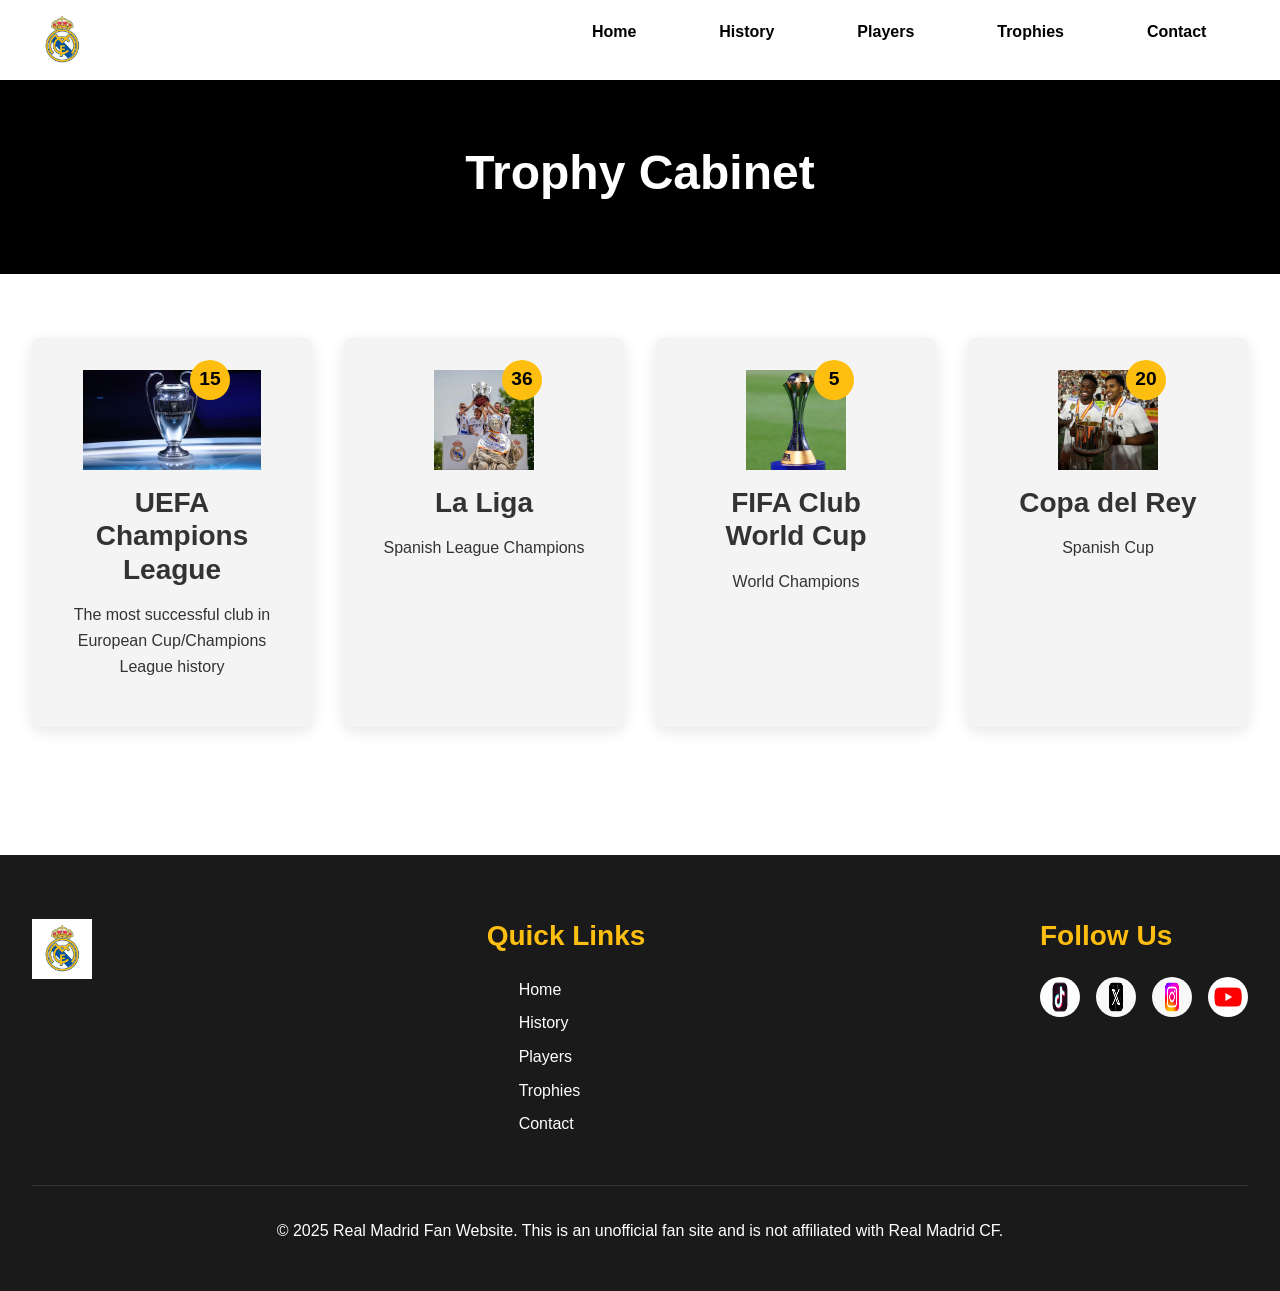
<file: trophies.html>
<!DOCTYPE html>
<html lang="en">
<head>
    <meta charset="UTF-8">
    <meta name="viewport" content="width=device-width, initial-scale=1.0">
    <title>Real Madrid CF - Trophies</title>
    <link rel="stylesheet" href="https://cdn.jsdelivr.net/npm/bootstrap@5.3.0/dist/css/bootstrap.min.css">
    <link rel="stylesheet" href="styles.css">
    <link rel="stylesheet" href="responsive.css">
</head>
<body>
    <header>
        <nav class="navbar">
            <div class="logo">
                <img src="images/1.webp" alt="Real Madrid Logo">
            </div>
            <ul class="nav-links">
                <li><a href="index.html">Home</a></li>
                <li><a href="history.html">History</a></li>
                <li><a href="players.html">Players</a></li>
                <li><a href="trophies.html">Trophies</a></li>
                <li><a href="contact.html">Contact</a></li>
            </ul>
            <div class="burger">
                <div class="line1"></div>
                <div class="line2"></div>
                <div class="line3"></div>
            </div>
        </nav>
    </header>

    <main>
        <section class="page-banner">
            <h1>Trophy Cabinet</h1>
        </section>

        <section class="trophy-highlights">
            <div class="trophy-highlight-container">
                <div class="trophy-highlight">
                    <div class="trophy-icon">
                        <img src="images/Champions.avif" alt="Champions League Trophy">
                        <span class="trophy-count">15</span>
                    </div>
                    <h3>UEFA Champions League</h3>
                    <p>The most successful club in European Cup/Champions League history</p>
                </div>
                <div class="trophy-highlight">
                    <div class="trophy-icon">
                        <img src="images/la liga.webp" alt="La Liga Trophy">
                        <span class="trophy-count">36</span>
                    </div>
                    <h3>La Liga</h3>
                    <p>Spanish League Champions</p>
                </div>
                <div class="trophy-highlight">
                    <div class="trophy-icon">
                        <img src="images/cwc.webp" alt="FIFA Club World Cup">
                        <span class="trophy-count">5</span>
                    </div>
                    <h3>FIFA Club World Cup</h3>
                    <p>World Champions</p>
                </div>
                <div class="trophy-highlight">
                    <div class="trophy-icon">
                        <img src="images/copa.webp" alt="Copa del Rey">
                        <span class="trophy-count">20</span>
                    </div>
                    <h3>Copa del Rey</h3>
                    <p>Spanish Cup</p>
                </div>
            </div>
        </section>

    </main>

    <footer>
        <div class="footer-content">
            <div class="footer-logo">
                <img src="images/1.webp" alt="Real Madrid Logo">
            </div>
            <div class="footer-links">
                <h3>Quick Links</h3>
                <ul>
                    <li><a href="index.html">Home</a></li>
                    <li><a href="history.html">History</a></li>
                    <li><a href="players.html">Players</a></li>
                    <li><a href="trophies.html">Trophies</a></li>
                    <li><a href="contact.html">Contact</a></li>
                </ul>
            </div>
            <div class="footer-social">
                <h3>Follow Us</h3>
                <div class="social-icons">
                    <a href="https://www.tiktok.com/@realmadrid?lang=en" target="_blank" rel="noopener noreferrer">
                        <img src="images/6.webp" class="social-icon" alt="TikTok">
                    </a>
                    <a href="https://x.com/realmadriden?ref_src=twsrc%5Egoogle%7Ctwcamp%5Eserp%7Ctwgr%5Eauthor" target="_blank" rel="noopener noreferrer">
                        <img src="images/4.png" class="social-icon" alt="Twitter">
                    </a>
                    <a href="https://www.instagram.com/realmadrid/?hl=en" target="_blank" rel="noopener noreferrer">
                        <img src="images/3.png" class="social-icon" alt="Instagram">
                    </a>
                    <a href="https://www.youtube.com/realmadrid" target="_blank" rel="noopener noreferrer">
                        <img src="images/5.jpg" class="social-icon" alt="YouTube">
                    </a>
                </div>
            </div>
        </div>
        <div class="footer-bottom">
            <p>&copy; 2025 Real Madrid Fan Website. This is an unofficial fan site and is not affiliated with Real Madrid CF.</p>
        </div>
    </footer>

    <link rel="stylesheet" href="https://cdnjs.cloudflare.com/ajax/libs/font-awesome/6.5.0/css/all.min.css" integrity="sha512-..." crossorigin="anonymous" referrerpolicy="no-referrer" />
    <script src="https://cdn.jsdelivr.net/npm/bootstrap@5.3.0/dist/js/bootstrap.bundle.min.js"></script>
    <script src="script.js"></script>
</body>
</html>
</file>
<file: styles.css>
:root {
    --primary-color: #ffffff;
    --secondary-color: #000000;
    --accent-color: #febe10;
    --text-color: #333333;
    --light-gray: #f4f4f4;
    --medium-gray: #e0e0e0;
    --dark-gray: #666666;
    --footer-bg: #1a1a1a;
    --footer-text: #ffffff;
    --navbar-height: 80px;
}

* {
    margin: 0;
    padding: 0;
    box-sizing: border-box;
}

body {
    font-family: 'Montserrat', Arial, sans-serif;
    line-height: 1.6;
    color: var(--text-color);
    background-color: var(--primary-color);
}

h1, h2, h3, h4, h5, h6 {
    font-weight: 700;
    margin-bottom: 1rem;
}

a {
    text-decoration: none;
    color: var(--secondary-color);
    transition: all 0.3s ease;
}

a:hover {
    color: var(--accent-color);
}

ul {
    list-style: none;
}

img {
    max-width: 100%;
    height: auto;
}

.btn {
    display: inline-block;
    padding: 12px 24px;
    background-color: var(--accent-color);
    color: var(--secondary-color);
    border: none;
    border-radius: 4px;
    font-weight: 600;
    text-transform: uppercase;
    cursor: pointer;
    transition: all 0.3s ease;
}

.btn:hover {
    background-color: var(--secondary-color);
    color: var(--primary-color);
    transform: translateY(-2px);
}

.hidden {
    display: none;
}

section {
    padding: 4rem 2rem;
}

header {
    position: fixed;
    top: 0;
    left: 0;
    width: 100%;
    background-color: var(--primary-color);
    box-shadow: 0 2px 10px rgba(0, 0, 0, 0.1);
    z-index: 1000;
}

.navbar {
    display: flex;
    justify-content: space-between;
    align-items: center;
    padding: 0 2rem;
    height: var(--navbar-height);
}

.logo img {
    height: 60px;
}
.nav-active {
    transform: translateX(0%);
}
.nav-links {
    display: flex;
    justify-content: space-around;
    width: 60%;
}

.nav-links li {
    position: relative;
}

.nav-links a {
    color: var(--secondary-color);
    font-weight: 600;
    padding: 0.5rem 1rem;
    position: relative;
}

.nav-links a::after {
    content: '';
    position: absolute;
    bottom: -5px;
    left: 0;
    width: 0;
    height: 3px;
    background-color: var(--accent-color);
    transition: width 0.3s ease;
}

.nav-links a:hover::after,
.nav-links a.active::after {
    width: 100%;
}


.burger {
    display: none;
    cursor: pointer;
}

.burger div {
    width: 25px;
    height: 3px;
    background-color: var(--secondary-color);
    margin: 5px;
    transition: all 0.3s ease;
}

main {
    margin-top: var(--navbar-height);
    min-height: calc(100vh - var(--navbar-height) - 200px);
}

.hero {
    background-image: url('images/2.webp');
    background-size: cover;
    background-position: center;
    background-repeat: no-repeat;
    position: relative;
    height: 100vh; 
    color: white; 
    display: flex;
    align-items: center;
    justify-content: center;
    text-align: center;
}

.hero::before {
    content: "";
    position: absolute;
    top: 0;
    left: 0;
    right: 0;
    bottom: 0;
    background: rgba(0, 0, 0, 0.5);
    z-index: 1;
}

.hero-content {
    position: relative;
    z-index: 2;
}


.hero-content {
    max-width: 800px;
    padding: 2rem;
}

.hero h1 {
    font-size: 3rem;
    margin-bottom: 1rem;
    text-transform: uppercase;
}

.hero p {
    font-size: 1.5rem;
    margin-bottom: 2rem;
}

.featured {
    background-color: var(--light-gray);
}

.featured h2 {
    text-align: center;
    margin-bottom: 2rem;
    font-size: 2.5rem;
}

.featured-container {
    display: flex;
    justify-content: space-between;
    flex-wrap: wrap;
    gap: 2rem;
}

.featured-card {
    flex: 1;
    min-width: 300px;
    background-color: var(--primary-color);
    border-radius: 8px;
    overflow: hidden;
    box-shadow: 0 4px 15px rgba(0, 0, 0, 0.1);
    transition: transform 0.3s ease;
}

.featured-card:hover {
    transform: translateY(-10px);
}

.featured-card img {
    width: 100%;
    height: 200px;
    object-fit: cover;
}

.featured-card h3 {
    padding: 1rem 1rem 0.5rem;
    font-size: 1.5rem;
}

.featured-card p {
    padding: 0 1rem 1rem;
    color: var(--dark-gray);
}

.read-more {
    display: inline-block;
    margin: 0 1rem 1rem;
    color: var(--accent-color);
    font-weight: 600;
}

.read-more:hover {
    text-decoration: underline;
}


.upcoming-matches {
    text-align: center;
}

.upcoming-matches h2 {
    margin-bottom: 2rem;
    font-size: 2.5rem;
}

.matches-table {
    width: 100%;
    border-collapse: collapse;
    margin-top: 1rem;
}

.matches-table th, 
.matches-table td {
    padding: 1rem;
    text-align: left;
    border-bottom: 1px solid var(--medium-gray);
}

.matches-table th {
    background-color: var(--secondary-color);
    color: var(--primary-color);
}

.matches-table tr:hover {
    background-color: var(--light-gray);
}


.page-banner {
    background-color: var(--secondary-color);
    color: var(--primary-color);
    text-align: center;
    padding: 4rem 2rem;
}

.page-banner h1 {
    font-size: 3rem;
    margin-bottom: 0.5rem;
}

.page-banner p {
    font-size: 1.2rem;
}

.history-timeline {
    padding: 4rem 2rem;
}

.timeline-container {
    position: relative;
    max-width: 1200px;
    margin: 0 auto;
}

.timeline-container::after {
    content: '';
    position: absolute;
    width: 6px;
    background-color: var(--medium-gray);
    top: 0;
    bottom: 0;
    left: 50%;
    margin-left: -3px;
}

.timeline-item {
    padding: 10px 40px;
    position: relative;
    width: 50%;
    box-sizing: border-box;
}

.timeline-item:nth-child(odd) {
    left: 0;
}

.timeline-item:nth-child(even) {
    left: 50%;
}

.timeline-date {
    position: absolute;
    width: 100px;
    background-color: var(--accent-color);
    color: var(--secondary-color);
    text-align: center;
    padding: 10px 0;
    border-radius: 4px;
    font-weight: 700;
    z-index: 1;
}

.timeline-item:nth-child(odd) .timeline-date {
    right: -50px;
}

.timeline-item:nth-child(even) .timeline-date {
    left: -50px;
}

.timeline-content {
    padding: 20px;
    background-color: var(--light-gray);
    border-radius: 8px;
    box-shadow: 0 4px 15px rgba(0, 0, 0, 0.1);
}

.timeline-image {
    width: 100%;
    height: 200px;
    object-fit: cover;
    border-radius: 4px;
    margin-top: 1rem;
}

.squad-container {
    display: flex;
    flex-wrap: wrap;
    gap: 2rem;
    justify-content: center;
}

.player-card {
    width: 300px;
    background-color: var(--primary-color);
    border-radius: 8px;
    overflow: hidden;
    box-shadow: 0 4px 15px rgba(0, 0, 0, 0.1);
    transition: transform 0.3s ease;
}

.player-card:hover {
    transform: translateY(-10px);
}

.player-image {
    position: relative;
    height: 350px;
    overflow: hidden;
}

.player-image img {
    width: 100%;
    height: 100%;
    object-fit: cover;
    transition: transform 0.5s ease;
}

.player-card:hover .player-image img {
    transform: scale(1.1);
}

.player-info {
    padding: 1.5rem;
    text-align: center;
}

.player-number {
    position: absolute;
    top: 10px;
    right: 10px;
    background-color: var(--accent-color);
    color: var(--secondary-color);
    width: 40px;
    height: 40px;
    border-radius: 50%;
    display: flex;
    justify-content: center;
    align-items: center;
    font-weight: 700;
    font-size: 1.2rem;
}

.player-position {
    color: var(--dark-gray);
    margin-bottom: 1rem;
    font-style: italic;
}

.player-details {
    text-align: left;
    margin-bottom: 1rem;
}

.trophy-highlights {
    text-align: center;
    margin-bottom: 4rem;
}

.trophy-highlight-container {
    display: flex;
    justify-content: space-between;
    flex-wrap: wrap;
    gap: 2rem;
}

.trophy-highlight {
    flex: 1;
    min-width: 200px;
    padding: 2rem;
    background-color: var(--light-gray);
    border-radius: 8px;
    box-shadow: 0 4px 15px rgba(0, 0, 0, 0.1);
    transition: transform 0.3s ease;
}

.trophy-highlight:hover {
    transform: translateY(-10px);
}

.trophy-icon {
    position: relative;
    margin-bottom: 1rem;
}

.trophy-icon img {
    height: 100px;
    width: auto;
}

.trophy-count {
    position: absolute;
    top: -10px;
    right: 50px;
    background-color: var(--accent-color);
    color: var(--secondary-color);
    width: 40px;
    height: 40px;
    border-radius: 50%;
    display: flex;
    justify-content: center;
    align-items: center;
    font-weight: 700;
    font-size: 1.2rem;
}

.trophy-tabs {
    display: flex;
    justify-content: center;
    margin-bottom: 2rem;
}

.trophy-tab {
    padding: 10px 20px;
    background-color: var(--light-gray);
    border: none;
    cursor: pointer;
    font-weight: 600;
    transition: all 0.3s ease;
}

.trophy-tab:hover,
.trophy-tab.active {
    background-color: var(--accent-color);
    color: var(--secondary-color);
}

.trophy-content {
    display: none;
}

.trophy-content.active {
    display: block;
}

.contact-banner {
    background-image: linear-gradient(rgba(0, 0, 0, 0.6), rgba(0, 0, 0, 0.6)), url('images/2.webp');
    background-size: cover;
    background-position: center;
}

.contact-container {
    display: flex;
    flex-wrap: wrap;
    gap: 2rem;
    margin-bottom: 4rem;
}

.contact-info {
    flex: 1;
    min-width: 300px;
}

.contact-details {
    margin: 2rem 0;
}

.contact-item {
    display: flex;
    align-items: flex-start;
    margin-bottom: 1.5rem;
}

.contact-item i {
    font-size: 1.5rem;
    color: var(--accent-color);
    margin-right: 1rem;
    margin-top: 0.25rem;
}

.contact-text h3 {
    margin-bottom: 0.25rem;
}

.social-connect {
    margin-top: 2rem;
}

.social-icons {
    display: flex;
    gap: 1rem;
    margin-top: 1rem;
}

.social-icon {
    display: flex;
    justify-content: center;
    align-items: center;
    width: 40px;
    height: 40px;
    background-color: var(--secondary-color);
    color: var(--primary-color);
    border-radius: 50%;
    transition: all 0.3s ease;
}

.social-icon:hover {
    background-color: var(--accent-color);
    color: var(--secondary-color);
    transform: translateY(-5px);
}

.contact-form-container {
    flex: 1;
    min-width: 300px;
}

.contact-form {
    background-color: var(--light-gray);
    padding: 2rem;
    border-radius: 8px;
    box-shadow: 0 4px 15px rgba(0, 0, 0, 0.1);
}

.form-group {
    margin-bottom: 1.5rem;
}

.form-control {
    width: 100%;
    padding: 0.75rem;
    border: 1px solid var(--medium-gray);
    border-radius: 4px;
    transition: border-color 0.3s ease;
}

.form-control:focus {
    border-color: var(--accent-color);
    outline: none;
}

footer {
    background-color: var(--footer-bg);
    color: var(--footer-text);
    padding: 4rem 2rem 2rem;
}

.footer-content {
    display: flex;
    flex-wrap: wrap;
    gap: 2rem;
    justify-content: space-between;
    margin-bottom: 2rem;
}

.footer-logo img {
    height: 60px;
}

.footer-links h3,
.footer-social h3 {
    margin-bottom: 1.5rem;
    color: var(--accent-color);
}

.footer-links ul li {
    margin-bottom: 0.5rem;
}

.footer-links ul li a {
    color: var(--footer-text);
}

.footer-links ul li a:hover {
    color: var(--accent-color);
}

.footer-bottom {
    text-align: center;
    padding-top: 2rem;
    border-top: 1px solid rgba(255, 255, 255, 0.1);
}
</file>
<file: responsive.css>
/* Large Screens */
@media screen and (max-width: 1200px) {
    .nav-links {
        width: 70%;
    }
    
    .timeline-container::after {
        left: 31px;
    }
    
    .timeline-item {
        width: 100%;
        padding-left: 70px;
        padding-right: 25px;
    }
    
    .timeline-item:nth-child(even) {
        left: 0;
    }
    
    .timeline-date {
        left: -20px ;
        right: auto ;
    }
}

/* Medium Screens */
@media screen and (max-width: 768px) {
    body {
        overflow-x: hidden;
    }
    
    .navbar {
        padding: 0 1rem;
    }
    
    .nav-links {
        position: absolute;
        right: 0;
        top: var(--navbar-height);
        height: calc(100vh - var(--navbar-height));
        background-color: var(--primary-color);
        display: flex;
        flex-direction: column;
        align-items: center;
        justify-content: space-around;
        width: 50%;
        transform: translateX(100%);
        transition: transform 0.5s ease-in;
        z-index: 999;
        box-shadow: -5px 0 10px rgba(0, 0, 0, 0.1);
    }
    
    .nav-links li {
        opacity: 0;
    }
    
    .burger {
        display: block;
    }
    
    .nav-active {
        transform: translateX(0%);
    }
    
    @keyframes navLinkFade {
        from {
            opacity: 0;
            transform: translateX(50px);
        }
        to {
            opacity: 1;
            transform: translateX(0);
        }
    }
    
    .toggle .line1 {
        transform: rotate(-45deg) translate(-5px, 6px);
    }
    
    .toggle .line2 {
        opacity: 0;
    }
    
    .toggle .line3 {
        transform: rotate(45deg) translate(-5px, -6px);
    }
    
    .hero h1 {
        font-size: 2.5rem;
    }
    
    .hero p {
        font-size: 1.2rem;
    }
    
    section {
        padding: 3rem 1.5rem;
    }
    
    .featured-card,
    .player-card,
    
    .trophy-highlight {
        min-width: 150px;
    }
    
    .timeline-content {
        padding: 15px;
    }
    
    .timeline-image {
        height: 150px;
    }
    
    
}

/* Small Screens */
@media screen and (max-width: 480px) {
    .nav-links {
        width: 70%;
    }
    
    .hero {
        height: 60vh;
    }
    
    .hero h1 {
        font-size: 2rem;
    }
    
    .hero p {
        font-size: 1rem;
    }
    
    h2 {
        font-size: 1.8rem ;
    }
    
    .featured-card,
    .player-card,
    
    
    .trophy-highlight {
        min-width: 100%;
    }
    
    .trophy-tabs {
        flex-direction: column;
        gap: 0.5rem;
    }
    
    .trophy-tab:first-child,
    .trophy-tab:last-child {
        border-radius: 4px;
    }
    
    .timeline-date {
        width: 70px;
        font-size: 0.8rem;
        padding: 5px 0;
    }
    
    .timeline-content h3 {
        font-size: 1.2rem;
    }
    
    .timeline-image {
        height: 120px;
    }
    
    .footer-content {
        flex-direction: column;
        text-align: center;
    }
    
    .social-icons {
        justify-content: center;
    }
  

}
</file>
